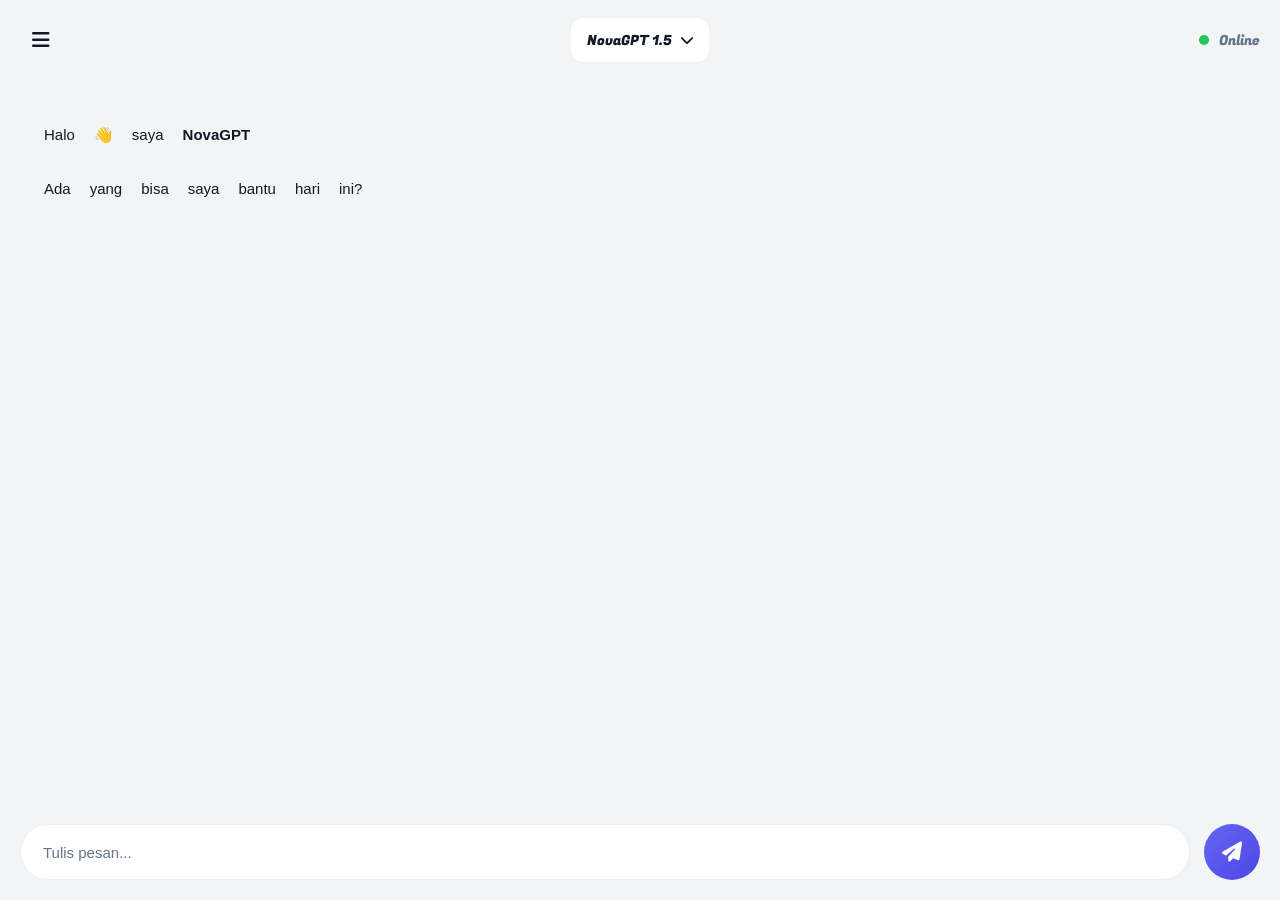
<file: index.html>
<!DOCTYPE html>
<html lang="id">
<head>

<meta charset="UTF-8">

<meta
name="viewport"
content="width=device-width, initial-scale=1.0"
/>

<title>NovaGPT</title>

<link
rel="stylesheet"
href="nova.css"
/>

<link
rel="stylesheet"
href="https://cdnjs.cloudflare.com/ajax/libs/font-awesome/6.5.1/css/all.min.css"
/>

<link
rel="preconnect"
href="https://fonts.googleapis.com"
/>

<link
rel="preconnect"
href="https://fonts.gstatic.com"
crossorigin
/>

<link
href="https://fonts.googleapis.com/css2?family=Fugaz+One&family=Inter:wght@400;500;600;700&display=swap"
rel="stylesheet"
/>

</head>

<body>

<div
class="sidebar hide"
id="sidebar"
>

    <div class="sidebar-header">

        <div class="logo-box">

            <div class="logo">

                <img
id="logo-image"
src="img/novagpt.png"
alt="NovaGPT"
>

            </div>

            <div class="logo-text">

                <h2>
                    NovaGPT
                </h2>

                <p>
                    AI Beta v1.0
                </p>

            </div>

        </div>

        <button
        class="icon-btn"
        onclick="toggleSidebar()"
        >

            <i class="fa-solid fa-xmark"></i>

        </button>

    </div>

    <div class="sidebar-menu">

        <button
        class="menu-item active"
        onclick="newChat()"
        >

            <i class="fa-brands fa-rocketchat"></i>

            <span>
                New chat
            </span>

        </button>

        <button
        class="menu-item premium-menu"
        onclick="openPremium()"
        >

            <i class="fa-solid fa-crown"></i>

            <span>
                Langganan
            </span>

        </button>

        <button
        class="menu-item"
        onclick="openSettings()"
        >

            <i class="fa-solid fa-gear"></i>

            <span>
                Settings
            </span>

        </button>

        <div
        class="history-list"
        id="history-list"
        ></div>

    </div>

</div>

<div class="main">

    <div class="topbar">

        <button
        class="icon-btn"
        onclick="toggleSidebar()"
        >

            <i class="fa-solid fa-bars"></i>

        </button>

        <div class="model-dropdown">

            <button
            class="model-btn"
            onclick="toggleModelMenu()"
            >

                <span id="selected-model">

                    NovaGPT 1.5

                </span>

                <i class="fa-solid fa-chevron-down"></i>

            </button>

            <div
            class="model-menu"
            id="model-menu"
            >

                <div
                class="model-item active-model"
                onclick="selectModel(this,'NovaGPT 1.5')"
                >

                    <h4>
                        NovaGPT 1.5
                    </h4>

                    <p>
                        Fast and lightweight AI model
                    </p>

                </div>

                <div
                class="model-item premium-model"
                onclick="selectModel(this,'NovaGPT 2.5')"
                >

                    <div class="premium-lock">

                        <i class="fa-solid fa-bolt"></i>

                        <span>
                            GO
                        </span>

                    </div>

                    <h4>
                        NovaGPT 2.5
                    </h4>

                    <p>
                        Advanced smart reasoning model
                    </p>

                </div>

                <div
                class="model-item premium-model"
                onclick="selectModel(this,'NovaGPT 3.5')"
                >

                    <div class="premium-lock pro-lock">

                        <i class="fa-solid fa-crown"></i>

                        <span>
                            PRO
                        </span>

                    </div>

                    <h4>
                        NovaGPT 3.5
                    </h4>

                    <p>
                        Premium reasoning AI model
                    </p>

                </div>

                <div
                class="model-item premium-model"
                onclick="selectModel(this,'NovaGPT Codex')"
                >

                    <div class="premium-lock ultra-lock">

                        <i class="fa-solid fa-gem"></i>

                        <span>
                            ULTRA
                        </span>

                    </div>

                    <h4>
                        NovaGPT Codex
                    </h4>

                    <p>
                        Ultra coding AI model
                    </p>

                </div>

            </div>

        </div>

        <div class="topbar-right">

            <div class="status"></div>

            <span>
                Online
            </span>

        </div>

    </div>

    <div
    class="chat-box"
    id="chat-box"
    >

        <div class="message ai">

            <div class="bubble bubble-ai">

                Halo 👋 saya
                <strong>NovaGPT</strong>

                <br><br>

                Ada yang bisa saya bantu hari ini?

            </div>

        </div>

    </div>

    <div class="input-area">

        <input
        type="text"
        id="user-input"
        placeholder="Tulis pesan..."
        autocomplete="off"
        onkeypress="handleKeyPress(event)"
        >

        <button
        class="send-btn"
        onclick="sendMessage()"
        >

            <i class="fa-solid fa-paper-plane"></i>

        </button>

    </div>

</div>

<script src="nova.js"></script>

</body>
</html>
</file>
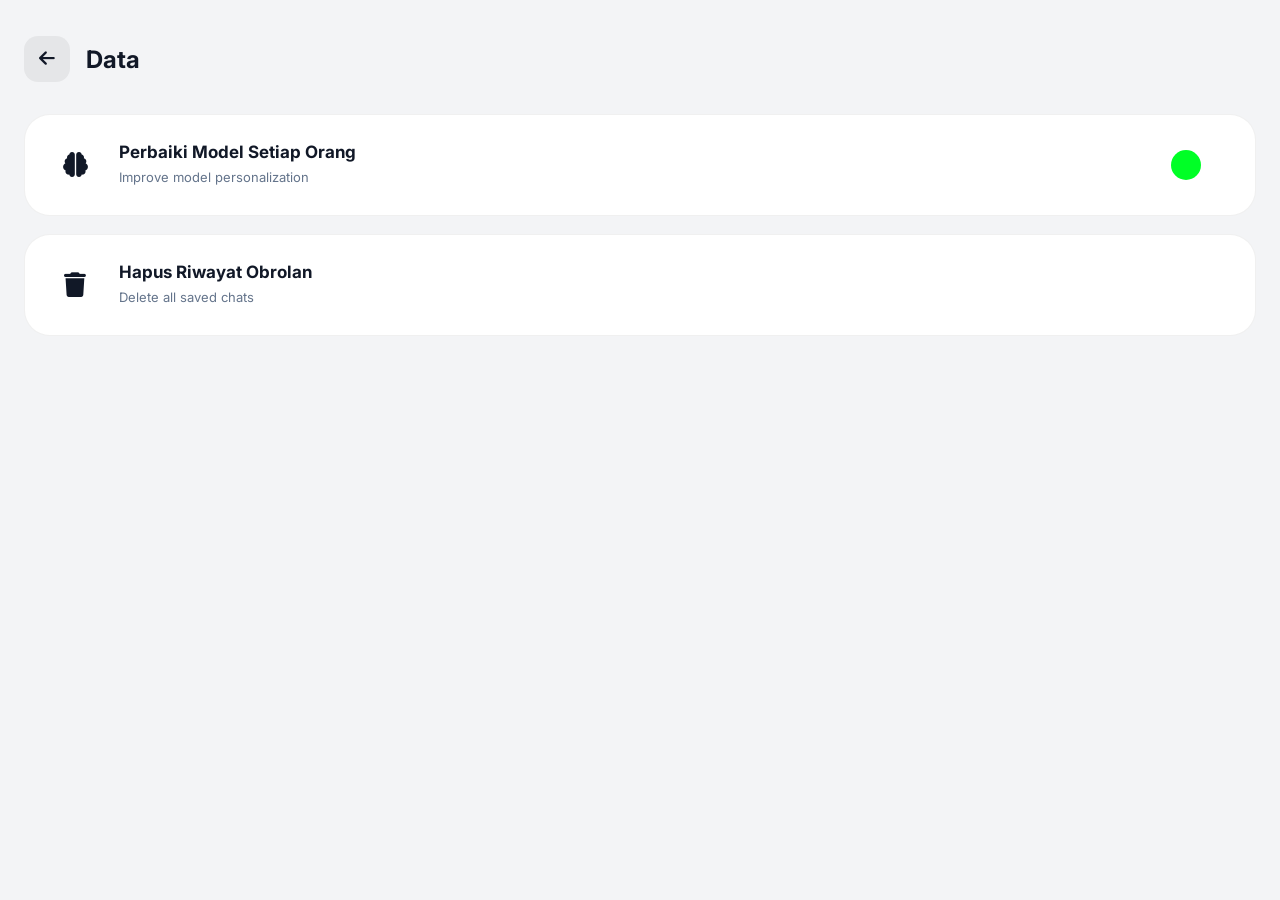
<file: data.html>
<!DOCTYPE html>
<html lang="id">
<head>

<meta charset="UTF-8">

<meta
name="viewport"
content="width=device-width, initial-scale=1.0"
/>

<title>NovaGPT Data</title>

<link
rel="stylesheet"
href="data.css"
/>

<link
rel="stylesheet"
href="https://cdnjs.cloudflare.com/ajax/libs/font-awesome/6.5.1/css/all.min.css"
/>

<link
href="https://fonts.googleapis.com/css2?family=Inter:wght@400;500;600;700&display=swap"
rel="stylesheet"
/>

</head>

<body>

<div class="data-page">

    <div class="topbar">

        <button
        class="back-btn"
        onclick="goBack()"
        >

            <i class="fa-solid fa-arrow-left"></i>

        </button>

        <h1>
            Data
        </h1>

    </div>

    <div class="data-wrapper">

        <div class="data-box">

            <div class="data-left">

                <div class="data-icon">

                    <i class="fa-solid fa-brain"></i>

                </div>

                <div class="data-info">

                    <h2>
                        Perbaiki Model Setiap Orang
                    </h2>

                    <p>
                        Improve model personalization
                    </p>

                </div>

            </div>

            <div
            class="switch"
            id="model-switch"
            onclick="toggleSwitch()"
            >

                <div
                class="switch-circle"
                id="switch-circle"
                ></div>

            </div>

        </div>

        <div
        class="data-box delete-box"
        onclick="openDeleteModal()"
        >

            <div class="data-left">

                <div class="data-icon delete-icon">

                    <i class="fa-solid fa-trash"></i>

                </div>

                <div class="data-info">

                    <h2>
                        Hapus Riwayat Obrolan
                    </h2>

                    <p>
                        Delete all saved chats
                    </p>

                </div>

            </div>

        </div>

    </div>

</div>

<div
class="modal"
id="delete-modal"
>

    <div class="modal-content">

        <h2>
            Kamu Yakin Ingin Menghapus Riwayat Obrolan
        </h2>

        <div class="modal-buttons">

            <button
            class="cancel-btn"
            onclick="closeDeleteModal()"
            >

                Tidak

            </button>

            <button
            class="delete-btn"
            onclick="deleteChats()"
            >

                Hapus

            </button>

        </div>

    </div>

</div>

<script src="data.js"></script>

</body>
</html>
</file>
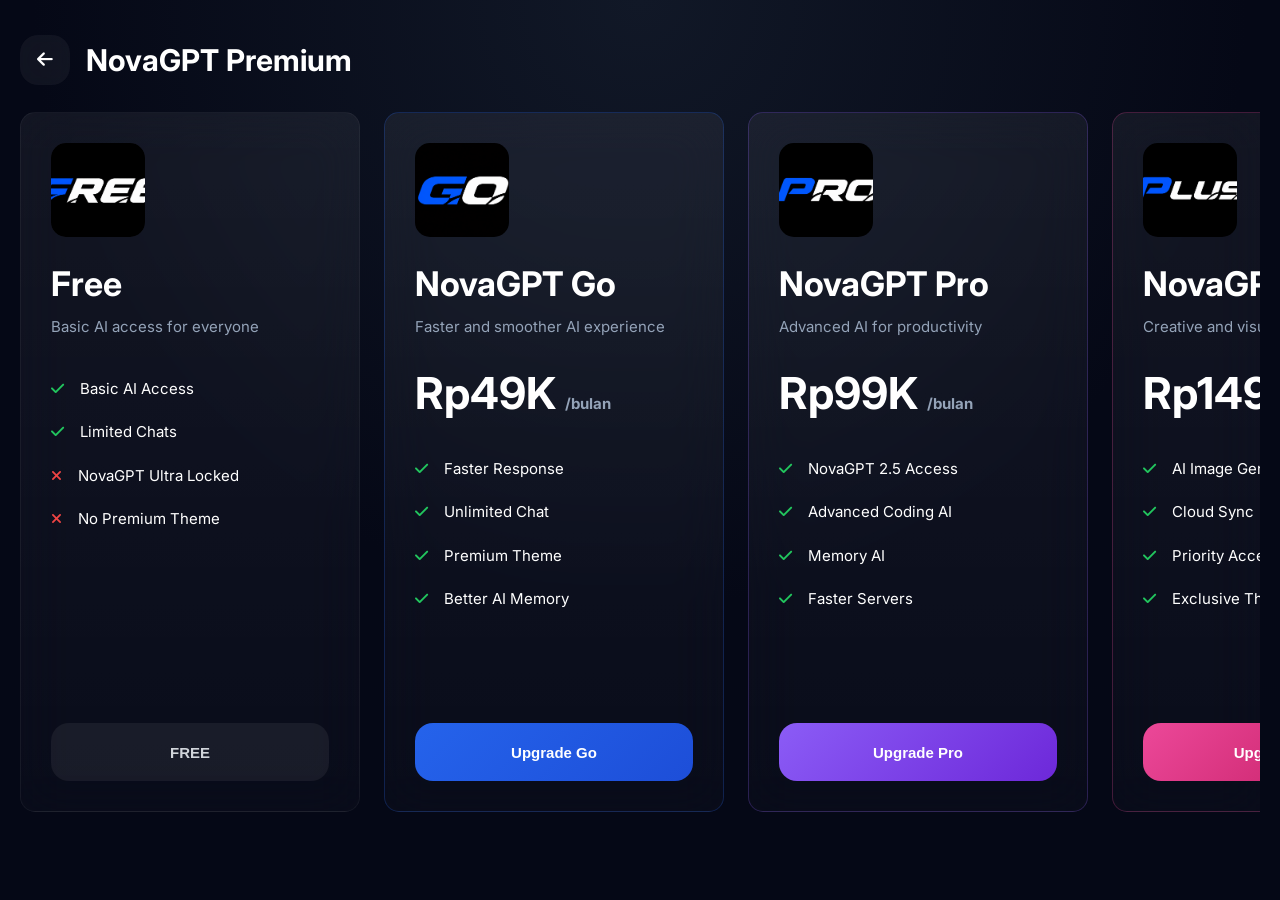
<file: pro.html>
<!DOCTYPE html>
<html lang="id">
<head>

<meta charset="UTF-8">

<meta
name="viewport"
content="width=device-width, initial-scale=1.0"
/>

<title>NovaGPT Premium</title>

<link
rel="stylesheet"
href="pro.css"
/>

<link
rel="stylesheet"
href="https://cdnjs.cloudflare.com/ajax/libs/font-awesome/6.5.1/css/all.min.css"
/>

<link
href="https://fonts.googleapis.com/css2?family=Inter:wght@400;500;600;700&display=swap"
rel="stylesheet"
/>

</head>

<body>

<div class="premium-page">

    <div class="premium-topbar">

        <button
        class="back-btn"
        onclick="goBack()"
        >

            <i class="fa-solid fa-arrow-left"></i>

        </button>

        <h1>
            NovaGPT Premium
        </h1>

    </div>

    <div class="plans-scroll">

        <div class="plans-container">

            <div class="plan-card free-plan">

                <div class="plan-icon free-icon">

                    <img
        src="img/free.png"
        alt="GO"
        >

                </div>

                <h2>
                    Free
                </h2>

                <p class="plan-desc">

                    Basic AI access for everyone

                </p>

                <div class="premium-features">

                    <div class="feature-item">

                        <i class="fa-solid fa-check"></i>

                        <span>
                            Basic AI Access
                        </span>

                    </div>

                    <div class="feature-item">

                        <i class="fa-solid fa-check"></i>

                        <span>
                            Limited Chats
                        </span>

                    </div>

                    <div class="feature-item">

                        <i class="fa-solid fa-xmark"></i>

                        <span>
                            NovaGPT Ultra Locked
                        </span>

                    </div>

                    <div class="feature-item">

                        <i class="fa-solid fa-xmark"></i>

                        <span>
                            No Premium Theme
                        </span>

                    </div>

                </div>

                <button
                class="plan-btn free-btn"
                >

                    FREE

                </button>

            </div>

           <div class="plan-card go-plan">

    <div class="plan-icon go-icon">

        <img
        src="img/go.png"
        alt="GO"
        >

    </div>

    <h2>
        NovaGPT Go
    </h2>

    <p class="plan-desc">

        Faster and smoother AI experience

    </p>

    <div class="price">

        Rp49K

        <span>
            /bulan
        </span>

    </div>

    <div class="premium-features">

        <div class="feature-item">

            <i class="fa-solid fa-check"></i>

            <span>
                Faster Response
            </span>

        </div>

        <div class="feature-item">

            <i class="fa-solid fa-check"></i>

            <span>
                Unlimited Chat
            </span>

        </div>

        <div class="feature-item">

            <i class="fa-solid fa-check"></i>

            <span>
                Premium Theme
            </span>

        </div>

        <div class="feature-item">

            <i class="fa-solid fa-check"></i>

            <span>
                Better AI Memory
            </span>

        </div>

    </div>

    <button
    class="plan-btn go-btn"
    onclick="buyPlan('GO')"
    >

        Upgrade Go

    </button>

</div>

<div class="plan-card pro-plan">

    <div class="plan-icon pro-icon">

        <img
        src="img/pro.png"
        alt="PRO"
        >

    </div>

    <h2>
        NovaGPT Pro
    </h2>

    <p class="plan-desc">

        Advanced AI for productivity

    </p>

    <div class="price">

        Rp99K

        <span>
            /bulan
        </span>

    </div>

    <div class="premium-features">

        <div class="feature-item">

            <i class="fa-solid fa-check"></i>

            <span>
                NovaGPT 2.5 Access
            </span>

        </div>

        <div class="feature-item">

            <i class="fa-solid fa-check"></i>

            <span>
                Advanced Coding AI
            </span>

        </div>

        <div class="feature-item">

            <i class="fa-solid fa-check"></i>

            <span>
                Memory AI
            </span>

        </div>

        <div class="feature-item">

            <i class="fa-solid fa-check"></i>

            <span>
                Faster Servers
            </span>

        </div>

    </div>

    <button
    class="plan-btn pro-btn"
    onclick="buyPlan('PRO')"
    >

        Upgrade Pro

    </button>

</div>

<div class="plan-card plus-plan">

    <div class="plan-icon plus-icon">

        <img
        src="img/plus.png"
        alt="PLUS"
        >

    </div>

    <h2>
        NovaGPT Plus
    </h2>

    <p class="plan-desc">

        Creative and visual AI tools

    </p>

    <div class="price">

        Rp149K

        <span>
            /bulan
        </span>

    </div>

    <div class="premium-features">

        <div class="feature-item">

            <i class="fa-solid fa-check"></i>

            <span>
                AI Image Generation
            </span>

        </div>

        <div class="feature-item">

            <i class="fa-solid fa-check"></i>

            <span>
                Cloud Sync
            </span>

        </div>

        <div class="feature-item">

            <i class="fa-solid fa-check"></i>

            <span>
                Priority Access
            </span>

        </div>

        <div class="feature-item">

            <i class="fa-solid fa-check"></i>

            <span>
                Exclusive Theme
            </span>

        </div>

    </div>

    <button
    class="plan-btn plus-btn"
    onclick="buyPlan('PLUS')"
    >

        Upgrade Plus

    </button>

</div>

<div class="plan-card ultra-plan">

    <div class="plan-icon ultra-icon">

        <img
        src="img/ultra.png"
        alt="ULTRA"
        >

    </div>

    <h2>
        NovaGPT Ultra
    </h2>

    <p class="plan-desc">

        Ultimate unlimited AI power

    </p>

    <div class="price">

        Rp249K

        <span>
            /bulan
        </span>

    </div>

    <div class="premium-features">

        <div class="feature-item">

            <i class="fa-solid fa-check"></i>

            <span>
                All Features Unlocked
            </span>

        </div>

        <div class="feature-item">

            <i class="fa-solid fa-check"></i>

            <span>
                Ultra Fast AI
            </span>

        </div>

        <div class="feature-item">

            <i class="fa-solid fa-check"></i>

            <span>
                Unlimited Everything
            </span>

        </div>

        <div class="feature-item">

            <i class="fa-solid fa-check"></i>

            <span>
                VIP Priority Access
            </span>

        </div>

    </div>

    <button
    class="plan-btn ultra-btn"
    onclick="buyPlan('ULTRA')"
    >

        Upgrade Ultra

    </button>

</div>

        </div>

    </div>

</div>

<script src="pro.js"></script>

</body>
</html>
</file>
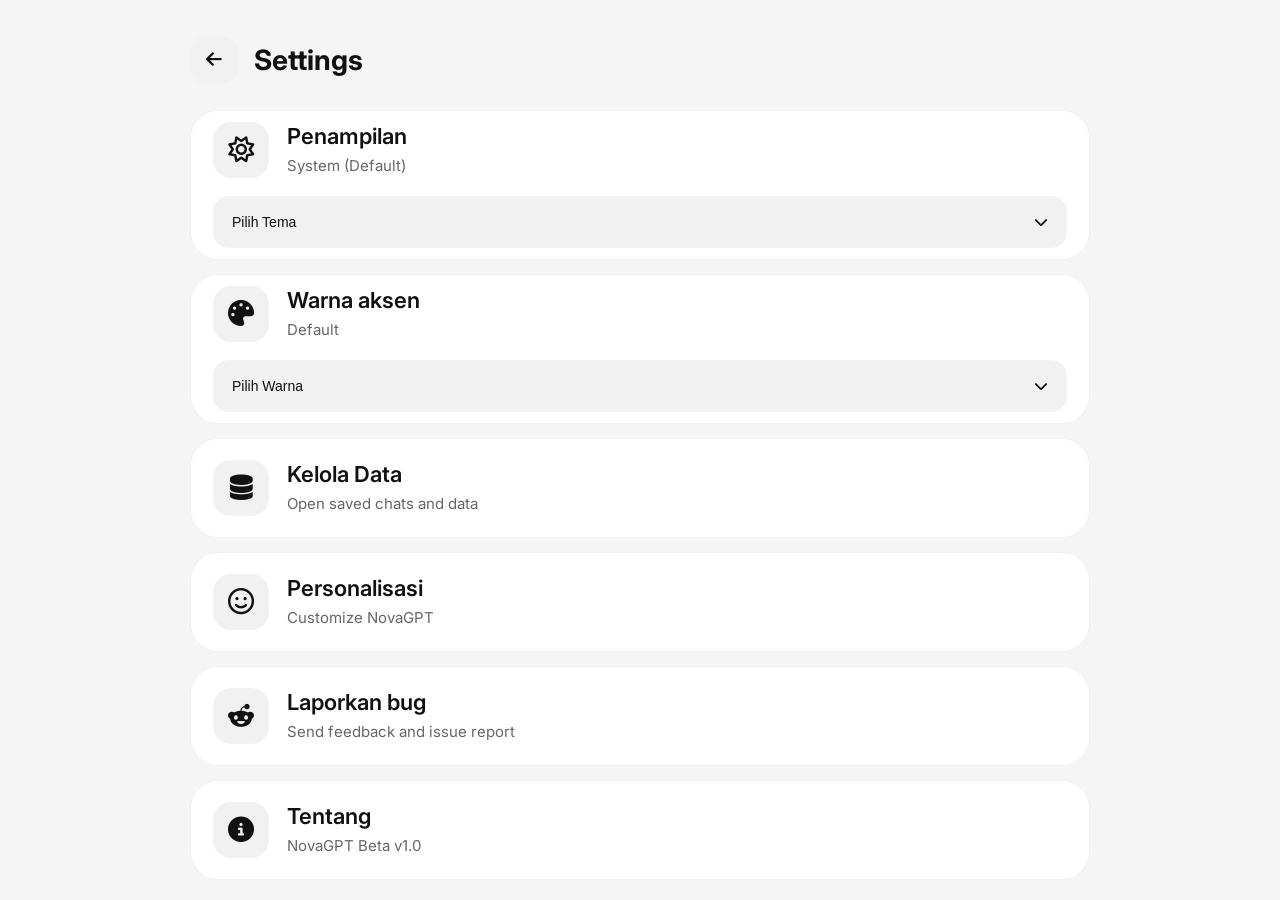
<file: settings.html>
<!DOCTYPE html>
<html lang="id">
<head>

<meta charset="UTF-8">

<meta
name="viewport"
content="width=device-width, initial-scale=1.0"
/>

<title>NovaGPT Settings</title>

<link
rel="stylesheet"
href="settings.css"
/>

<link
rel="stylesheet"
href="https://cdnjs.cloudflare.com/ajax/libs/font-awesome/6.5.1/css/all.min.css"
/>

<link
href="https://fonts.googleapis.com/css2?family=Inter:wght@400;500;600;700&display=swap"
rel="stylesheet"
/>

</head>

<body>

<div class="settings-page">

    <div class="settings-topbar">

        <button
        class="back-btn"
        onclick="goBack()"
        >

            <i class="fa-solid fa-arrow-left"></i>

        </button>

        <h1>
            Settings
        </h1>

    </div>

    <div class="settings-wrapper">

        <div
        class="settings-box"
        id="appearance-box"
        >

            <div class="accent-top">

                <div class="settings-left">

                    <div class="settings-icon">

                        <i class="fa-regular fa-sun"></i>

                    </div>

                    <div class="settings-info">

                        <h2>
                            Penampilan
                        </h2>

                        <p id="theme-text">
                            System (Default)
                        </p>

                    </div>

                </div>

            </div>

            <div class="accent-wrapper">

                <button
                class="accent-toggle"
                onclick="toggleThemeDropdown(event)"
                >

                    Pilih Tema

                    <i
                    class="fa-solid fa-chevron-down"
                    id="theme-arrow"
                    ></i>

                </button>

                <div
                class="accent-dropdown"
                id="theme-dropdown"
                >

                    <div
                    class="dropdown-theme"
                    onclick="setTheme('system')"
                    >

                        System (Default)

                    </div>

                    <div
                    class="dropdown-theme"
                    onclick="setTheme('light')"
                    >

                        Light

                    </div>

                    <div
                    class="dropdown-theme"
                    onclick="setTheme('dark')"
                    >

                        Dark

                    </div>

                </div>

            </div>

        </div>

        <div
        class="settings-box"
        id="accent-box"
        >

            <div class="accent-top">

                <div class="settings-left">

                    <div class="settings-icon">

                        <i class="fa-solid fa-palette"></i>

                    </div>

                    <div class="settings-info">

                        <h2>
                            Warna aksen
                        </h2>

                        <p>
                            Default
                        </p>

                    </div>

                </div>

            </div>

            <div class="accent-wrapper">

                <button
                class="accent-toggle"
                onclick="toggleAccentDropdown(event)"
                >

                    Pilih Warna

                    <i
                    class="fa-solid fa-chevron-down"
                    id="accent-arrow"
                    ></i>

                </button>

                <div
                class="accent-dropdown"
                id="accent-dropdown"
                >

                    <div
                    class="accent-color blue"
                    data-primary="#6366f1"
                    data-secondary="#4f46e5"
                    ></div>

                    <div
                    class="accent-color red"
                    data-primary="#ef4444"
                    data-secondary="#dc2626"
                    ></div>

                    <div
                    class="accent-color green"
                    data-primary="#22c55e"
                    data-secondary="#16a34a"
                    ></div>

                    <div
                    class="accent-color pink"
                    data-primary="#ec4899"
                    data-secondary="#db2777"
                    ></div>

                    <div
                    class="accent-color orange"
                    data-primary="#f97316"
                    data-secondary="#ea580c"
                    ></div>

                    <div
                    class="accent-color cyan"
                    data-primary="#06b6d4"
                    data-secondary="#0891b2"
                    ></div>

                </div>

            </div>

        </div>

        <div
        class="settings-box"
        id="data-box"
        onclick="openDataPage()"
        >

            <div class="settings-left">

                <div class="settings-icon">

                    <i class="fa-solid fa-database"></i>

                </div>

                <div class="settings-info">

                    <h2>
                        Kelola Data
                    </h2>

                    <p>
                        Open saved chats and data
                    </p>

                </div>

            </div>

        </div>

        <div
        class="settings-box"
        id="personalization-box"
        >

            <div class="settings-left">

                <div class="settings-icon">

                    <i class="fa-regular fa-face-smile"></i>

                </div>

                <div class="settings-info">

                    <h2>
                        Personalisasi
                    </h2>

                    <p>
                        Customize NovaGPT
                    </p>

                </div>

            </div>

        </div>

        <div
        class="settings-box"
        id="report-box"
        >

            <div class="settings-left">

                <div class="settings-icon">

                    <i class="fa-brands fa-reddit-alien"></i>

                </div>

                <div class="settings-info">

                    <h2>
                        Laporkan bug
                    </h2>

                    <p>
                        Send feedback and issue report
                    </p>

                </div>

            </div>

        </div>

        <div
        class="settings-box"
        id="about-box"
        >

            <div class="settings-left">

                <div class="settings-icon">

                    <i class="fa-solid fa-circle-info"></i>

                </div>

                <div class="settings-info">

                    <h2>
                        Tentang
                    </h2>

                    <p>
                        NovaGPT Beta v1.0
                    </p>

                </div>

            </div>

        </div>

    </div>

</div>

<script src="settings.js"></script>

</body>
</html>
</file>
<file: nova.css>
*{
    margin:0;
    padding:0;
    box-sizing:border-box;
}

html,
body{
    width:100%;
    height:100%;
    overflow:hidden;
    font-family:
    Inter,
    sans-serif;
}

:root{

    --bg:#050816;

    --text:#ffffff;
    --text2:#94a3b8;

    --primary:#6366f1;
    --primary2:#4f46e5;

    --border:rgba(255,255,255,.06);

}

body{
    user-select: none;
    display:flex;
    background:black;
    height:100vh;

}

body.light-mode{
    background:#f3f4f6;
}

body.light-mode .sidebar{
    background:#ffffff;
    border-right:
    1px solid rgba(0,0,0,.06);
}

body.light-mode .topbar{
    background:#f3f4f6;
}

body.light-mode .logo-text h2,
body.light-mode .model-btn,
body.light-mode .bubble-ai,
body.light-mode .icon-btn,
body.light-mode .topbar-right,
body.light-mode .menu-item,
body.light-mode .history-item{
    color:#111827;
}

body.light-mode .logo-text p,
body.light-mode .history-item,
body.light-mode .menu-item,
body.light-mode .topbar-right span{
    color:#64748b;
}

body.light-mode .menu-item:hover,
body.light-mode .history-item:hover{
    background:rgba(0,0,0,.05);
    color:#111827;
}

body.light-mode .menu-item.active,
body.light-mode .history-item.active{
    background:rgba(0,0,0,.07);
    color:#111827;
}

body.light-mode .model-btn{
    background:#ffffff;
    border:
    1px solid rgba(0,0,0,.06);
}

body.light-mode .model-menu{
    background:#ffffff;
    border:
    1px solid rgba(0,0,0,.06);
}

body.light-mode .model-item{
    color:#111827;
}

body.light-mode .model-item p{
    color:#64748b;
}

body.light-mode .active-model{
    background:#111827;
    color:white;
}

body.light-mode .active-model p{
    color:#e2e8f0;
}

body.light-mode .input-area input,
body.light-mode .input-area textarea{
    background:#ffffff;
    color:#111827;
    border:
    1px solid rgba(0,0,0,.06);
}

body.light-mode .input-area input::placeholder,
body.light-mode .input-area textarea::placeholder{
    color:#64748b;
}

body.light-mode .bubble-user{
    background:
    linear-gradient(
        135deg,
        rgba(0,0,0,.08),
        rgba(0,0,0,.04)
    );

    border:
    1px solid rgba(0,0,0,.06);

    color:#111827;
}

body.light-mode .send-btn{
    background:
    linear-gradient(
        135deg,
        var(--primary),
        var(--primary2)
    );
    color:white;
}

body.light-mode ::-webkit-scrollbar-thumb{
    background:
    rgba(0,0,0,.15);
}

.sidebar{
    width:280px;
    height:100vh;
    position:fixed;
    left:0;
    top:0;
    z-index:1000;
    background:
    rgba(10,15,30,.92);
    backdrop-filter:blur(30px);
    display:flex;
    flex-direction:column;
    overflow:hidden;
    transition:.35s ease;
}

.sidebar.hide{

    transform:
    translateX(-100%);

}

.sidebar-header{

    width:100%;
    height:80px;

    padding:0 20px;

    display:flex;
    align-items:center;
    justify-content:space-between;

    border-bottom:
    1px solid var(--border);

}

.logo-box{

    display:flex;
    align-items:center;

    gap:14px;

}

.logo{
    width:60px;
    height:60px;
    border-radius:20px;
    overflow:hidden;
    background:transparent;
}

.logo img{
    width:100%;
    height:100%;
    object-fit:cover;
    display:block;
    animation:logoAnimation 3s ease-in-out infinite;
}

.logo-text h2{

    color:white;

    font-size:18px;
    font-weight:700;

}

.logo-text p{

    color:var(--text2);

    font-size:13px;

}

.icon-btn{

    width:42px;
    height:42px;
    border:none;
    outline:none;
    border-radius:14px;
    background:transparent;
    color:white;
    font-size: 20px;
    display:flex;
    align-items:center;
    justify-content:center;
    cursor:pointer;
    transition:.3s;

}

.icon-btn:hover{

    background:
    rgba(255,255,255,.08);

}

.sidebar-menu{
    flex:1;
    padding:20px;
    display:flex;
    flex-direction:column;
    gap:12px;
    overflow-y:auto;
    overflow-x:hidden;
}

.menu-item{

    width:100%;
    height:56px;

    border:none;
    outline:none;

    border-radius:18px;

    background:transparent;

    color:var(--text2);

    display:flex;
    align-items:center;

    gap:14px;

    padding:0 18px;

    cursor:pointer;

    transition:.3s;

    font-size:15px;

}

.menu-item:hover{

    background:
    rgba(255,255,255,.05);

    color:white;

}

.menu-item.active{

    background:
    rgba(255,255,255,.06);

    color:white;

}

.main{

    flex:1;

    height:100vh;

    display:flex;
    flex-direction:column;

}

.topbar{

    width:100%;
    height:80px;

    padding:0 20px;

    display:flex;
    align-items:center;
    justify-content:space-between;

    background:transparent;

}

.model-dropdown{

    position:absolute;

    left:50%;

    transform:
    translateX(-50%);

}

.model-btn{
    font-family: 'Fugaz One', Monospace;
    height:46px;
    padding:0 16px;
    border:none;
    outline:none;
    border-radius:14px;
    background: rgb(0,0,0);
    color:white;
    display:flex;
    align-items:center;
    gap:8px;
    cursor:pointer;
    font-size:14px;

}

.model-menu{
    position:absolute;
    top:60px;
    left:50%;
    transform:
    translateX(-50%);
    width:260px;
    background:rgb(0,0,0);
    border-radius:18px;
    padding:10px;
    display:none;
    flex-direction:column;
    gap:8px;
    backdrop-filter:blur(20px);

}

.model-menu.show{

    display:flex;

}

.model-item{
    font-family: 'Fugaz One', Sans-Serif;
    width:100%;
    padding:14px;
    border-radius:14px;
    cursor:pointer;
    transition:.3s;
    color:red;

}

.model-item:hover{

    background:
    rgba(255,255,255,.05);

}

.premium-model{
    position:relative;
    overflow:hidden;

}

.premium-lock{

    position:absolute;
    top:14px;
    right:14px;
    background:
    linear-gradient(
        135deg,
        #8b5cf6,
        #6d28d9
    );
    color:white;
    font-size:11px;
    font-weight:700;
    padding:6px 10px;
    border-radius:100px;
    display:flex;
    align-items:center;
    gap:6px;

}

.ultra-lock{

    background:
    linear-gradient(
        135deg,
        #facc15,
        #f59e0b
    );
    color:black;

}

.active-model{

    background: white;

}

.model-item h4{

    font-size:15px;

    margin-bottom:4px;

}

.model-item p{

    font-size:12px;

    color:#cbd5e1;

}

.topbar-right{
    font-family: 'Fugaz One', Monospace;
    display:flex;
    align-items:center;
    gap:10px;
    color:var(--text2);
    font-size:14px;

}

.status{

    width:10px;
    height:10px;
    border-radius:50%;
    background:#22c55e;
    animation:pulse 1.5s infinite;

}

@keyframes logoAnimation{

    0%{
        transform:
        rotate(0deg)
        scale(1);
    }

    50%{
        transform:
        rotate(180deg)
        scale(1.15);
    }

    100%{
        transform:
        rotate(360deg)
        scale(1);
    }

}

@keyframes pulse{

    0%{
        opacity:.5;
    }

    50%{
        opacity:1;
    }

    100%{
        opacity:.5;
    }

}

.chat-box{

    flex:1;

    overflow-y:auto;

    padding:24px;

    display:flex;
    flex-direction:column;

    gap:18px;

}

.message{

    width:100%;

    display:flex;

    animation:fade .25s ease;

}

.message.user{

    justify-content:flex-end;

}

.message.ai{

    justify-content:flex-start;

}

@keyframes fade{

    from{
        opacity:0;
        transform:translateY(10px);
    }

    to{
        opacity:1;
        transform:translateY(0);
    }

}

.bubble{
    font-family:
    "Segoe UI Emoji",
    "Noto Color Emoji",
    sans-serif;
    padding:16px 18px;
    border-radius:20px;
    font-size:15px;
    line-height:1.8;
    word-break:break-word;

}


.bubble-ai{
    width:100%;
    max-width:100%;
    background:transparent;
    color:white;
    white-space:normal;
    overflow-wrap:break-word;
    word-break:break-word;
    padding:18px 20px;
    border-radius:14px;
    overflow:hidden;
}


.bubble-user{

    max-width:85%;

    margin-right:5px;

    background:
    linear-gradient(
        135deg,
        rgba(255,255,255,.08),
        rgba(255,255,255,.03)
    );

    border:
    1px solid rgba(255,255,255,.05);

    color:white;

    border-top-right-radius:8px;

    backdrop-filter:blur(20px);

}

.input-area{

    width:100%;

    padding:20px;

    display:flex;
    align-items:center;

    gap:14px;

    background:transparent;

}

.input-area input{

    flex:1;

    height:56px;

    border:none;
    outline:none;

    border-radius:100px;

    padding:0 22px;

    background:
    rgba(255,255,255,.05);

    border:
    1px solid rgba(255,255,255,.04);

    color:white;

    font-size:15px;

    transition:.3s;

}

.input-area input:focus{

    border-color:
    rgba(99,102,241,.6);

}

.input-area input::placeholder{
    color:var(--text2);

}

.send-btn{
    width:56px;
    height:56px;
    border:none;
    outline:none;
    border-radius:50%;
    background:
    linear-gradient(
        135deg,
        var(--primary),
        var(--primary2)
    ) !important;
    color:white;
    display:flex;
    align-items:center;
    justify-content:center;
    cursor:pointer;
    transition:.3s;
    font-size:20px;
}

.send-btn:hover{

    transform:scale(1.08);

}

.history-list{
    width:100%;
    margin-top:10px;
    display:flex;
    flex-direction:column;
    gap:8px;
    overflow-y:auto;
    padding-right:4px;
}

.history-item{
    width:100%;
    min-height:52px;
    padding:14px;
    border-radius:16px;
    background:transparent;
    color:var(--text2);
    font-size:14px;
    cursor:pointer;
    transition:.3s;
    display:flex;
    align-items:center;
    gap:12px;
    overflow:hidden;
    border:1px solid transparent;
}

.history-item span{
    overflow:hidden;
    white-space:nowrap;
    text-overflow:ellipsis;
}

.history-item:hover{
    background:rgba(255,255,255,.05);
    color:white;
    border-color:rgba(255,255,255,.04);
}

.history-item.active{
    background:rgba(255,255,255,.07);
    color:white;
}

.code-block{

    width:100%;

    margin-top:16px;

    border-radius:22px;

    overflow:hidden;

    background:#0b1020;

    border:
    1px solid rgba(255,255,255,.05);

}

.code-top{

    width:100%;

    min-height:56px;

    padding:12px 16px;

    display:flex;

    align-items:center;

    justify-content:space-between;

    gap:12px;

    flex-wrap:wrap;

    background:
    rgba(255,255,255,.03);

    border-bottom:
    1px solid rgba(255,255,255,.05);

}

.code-top span{
    color:#94a3b8;
    font-size:13px;
    text-transform:uppercase;
    font-weight:700;

}

.copy-btn{
    height:36px;
    padding:0 14px;
    border:none;
    outline:none;
    border-radius:12px;
    background:
    linear-gradient(
        135deg,
        var(--primary),
        var(--primary2)
    );

    color:white;
    display:flex;
    align-items:center;
    justify-content:center;
    gap:8px;
    cursor:pointer;
    font-size:13px;
    flex-shrink:0;

}

.code-block pre{
    width:100%;
    overflow-x:auto;
    overflow-y:hidden;
    padding:20px;

}

.code-block code{
    display:block;
    width:max-content;
    min-width:100%;
    color:#e2e8f0;
    font-size:14px;
    line-height:1.8;
    font-family:
    'Consolas,
    monospace;

    white-space:pre;

}

.sidebar-menu::-webkit-scrollbar{
    width:6px;
}

.sidebar-menu::-webkit-scrollbar-thumb{
    background:transparent;
    border-radius:20px;
}

.sidebar-menu::-webkit-scrollbar-track{
    background:transparent;
}

.code-block pre::-webkit-scrollbar{
    height:6px;
}

.code-block pre::-webkit-scrollbar-thumb{
    background:transparent;
    border-radius:20px;
}

::-webkit-scrollbar{
    width:6px;
}

::-webkit-scrollbar-thumb{

    background:transparent;
    border-radius:20px;

}

@media(max-width:768px){

    .chat-box{
        padding:18px;
    }

    .bubble-user{
        max-width:92%;
    }

    .bubble-ai{
        font-size:14px;
    }

    .topbar{
        height:74px;
    }

    .input-area{
        padding:16px;
    }

    .model-btn{

        height:42px;

        font-size:13px;

    }

    .model-menu{

        width:240px;

    }

}
</file>
<file: data.css>
*{
    margin:0;
    padding:0;
    box-sizing:border-box;
}

:root{

    --bg:#050816;
    --border:
    rgba(255,255,255,.06);
    --text:#ffffff;
    --text2:#94a3b8;
    --primary:#6366f1;
    --primary2:#4f46e5;

}

body.light-mode{
    background:#f3f4f6;
    color:#111827;

}

body.light-mode .data-box{
    background:#ffffff;
    border:
    1px solid rgba(0,0,0,.06);

}

body.light-mode .topbar h1{
    color:#111827;

}

body.light-mode .data-info h2{
    color:#111827;

}

body.light-mode .data-info p{
    color:#64748b;

}

body.light-mode .back-btn{
    background:
    rgba(0,0,0,.06);
    color:#111827;

}

body.light-mode .modal-content{
    background:#ffffff;

}

body.light-mode .cancel-btn{
    background:
    rgba(0,0,0,.06);
    color:#111827;

}

html,
body{
    width:100%;
    height:100%;
    overflow:hidden;
    font-family:
    Inter,
    sans-serif;
}

body{
    background:var(--bg);
    color:var(--text);

}

.data-page{

    width:100%;

    min-height:100dvh;

    padding:24px;

    display:flex;

    flex-direction:column;

}

.topbar{

    width:100%;

    min-height:70px;

    display:flex;

    align-items:center;

    gap:16px;

}

.back-btn{

    width:46px;

    height:46px;

    border:none;

    outline:none;

    border-radius:14px;

    background:
    rgba(255,255,255,.06);

    color:white;

    font-size:18px;

    cursor:pointer;

    transition:.3s;

    display:flex;

    align-items:center;

    justify-content:center;

}

.back-btn:hover{

    transform:scale(1.05);

}

.topbar h1{

    font-size:24px;

    font-weight:700;

}

.data-wrapper{
    flex:1;
    width:100%;
    margin-top:20px;
    display:flex;
    flex-direction:column;
    gap:18px;

}

.data-box{
    width:100%;
    min-height:100px;
    background:transparent;
    border:none;
    border-radius:26px;
    padding:22px;
    display:flex;
    align-items:center;
    justify-content:space-between;
    transition:.3s;

}

.data-box:active{

    transform:scale(.98);

}

.data-left{

    display:flex;

    align-items:center;

    gap:16px;

}

.data-icon{
    width:56px;
    height:56px;
    border-radius:20px;
    background: transparent;
    display:flex;
    align-items:center;
    justify-content:center;
    font-size:25px;
    flex-shrink:0;

}

.delete-icon{

    background:transparent;
    font-size: 25px;

}

.data-info h2{

    font-size:17px;

    font-weight:700;

    margin-bottom:6px;

}

.data-info p{

    font-size:13px;

    color:var(--text2);

    line-height:1.5;

}

.switch{

    width:66px;

    height:38px;

    border-radius:100px;

    background:
    rgba(255,255,255,.08);

    position:relative;

    cursor:pointer;

    transition:.3s;

    flex-shrink:0;

}

.switch.active{

    background:
    linear-gradient(
        135deg,
        var(--primary),
        var(--primary2)
    );

}

.switch-circle{
    width:30px;
    height:30px;
    border-radius:50%;
    background: #00ff26;
    position:absolute;
    top:4px;
    left:4px;
    transition:.3s;

}

.switch.active .switch-circle{

    left:32px;

}

.delete-box{
    cursor:pointer;
}

.modal{
    position:fixed;
    inset:0;
    background:
    rgba(0,0,0,.65);

    backdrop-filter:blur(8px);

    display:flex;

    align-items:center;

    justify-content:center;

    opacity:0;

    visibility:hidden;

    transition:.3s;

    padding:20px;

    z-index:9999;

}

.modal.show{

    opacity:1;

    visibility:visible;

}

.modal-content{

    width:100%;

    max-width:420px;

    background:#111827;

    border:
    1px solid rgba(255,255,255,.06);

    border-radius:28px;

    padding:28px;

    animation:popup .25s ease;

}

@keyframes popup{

    from{

        opacity:0;

        transform:
        scale(.9)
        translateY(20px);

    }

    to{

        opacity:1;

        transform:
        scale(1)
        translateY(0);

    }

}

.modal-content h2{

    font-size:19px;

    line-height:1.7;

    margin-bottom:26px;

    font-weight:700;

}

.modal-buttons{

    display:flex;

    gap:12px;

}

.modal-buttons button{
    flex:1;
    height:54px;
    border:none;
    outline:none;
    border-radius:18px;
    font-size:15px;
    font-weight:700;
    cursor:pointer;
    transition:.3s;

}

.modal-buttons button:active{

    transform:scale(.96);

}

.cancel-btn{
    background:rgba(255,255,255,.08);
    color:white;
}

.delete-btn{

    background:red;
    color:white;

}

@media(max-width:768px){

    .data-page{

        padding:20px;

    }

    .data-box{

        padding:20px;

    }

    .data-info h2{

        font-size:16px;

    }

    .modal-content{

        padding:24px;

    }

}
</file>
<file: pro.css>
*{
    margin:0;
    padding:0;
    box-sizing:border-box;
}

html,
body{

    width:100%;
    height:100%;

    font-family:
    'Inter',
    sans-serif;

    overflow:hidden;

}

:root{

    --primary:#6366f1;
    --primary2:#4f46e5;

}

body{

    background:
    radial-gradient(
        circle at top,
        #111827,
        #050816 55%
    );

    color:white;

    display:flex;

    justify-content:center;

    padding:20px;

}

.premium-page{

    width:100%;

    max-width:1400px;

    height:100%;

    display:flex;

    flex-direction:column;

}

.premium-topbar{

    width:100%;

    height:80px;

    display:flex;

    align-items:center;

    gap:16px;

    flex-shrink:0;

}

.back-btn{

    width:50px;

    height:50px;

    border:none;

    outline:none;

    border-radius:18px;

    background:
    rgba(255,255,255,.05);

    backdrop-filter:blur(20px);

    color:white;

    font-size:18px;

    display:flex;

    align-items:center;

    justify-content:center;

    cursor:pointer;

    transition:.3s;

}

.back-btn:hover{

    background:
    rgba(255,255,255,.1);

    transform:translateX(-3px);

}

.premium-topbar h1{

    font-size:30px;

    font-weight:700;

}

.plans-scroll{

    width:100%;

    flex:1;

    overflow-x:auto;

    overflow-y:hidden;

    scroll-snap-type:x mandatory;

    scroll-behavior:smooth;

    padding-bottom:10px;

}

.plans-scroll::-webkit-scrollbar{

    height:0;

}

.plans-container{

    display:flex;
    gap:24px;
    width:max-content;
    padding-top:12px;

}

.plan-card{

    width:340px;
    min-height:700px;
    border-radius:15px;
    padding:30px;
    flex-shrink:0;
    scroll-snap-align:start;
    position:relative;
    overflow:hidden;
    display:flex;
    flex-direction:column;
    backdrop-filter:blur(25px);
    border:
    1px solid rgba(255,255,255,.08);

    background:
    linear-gradient(
        180deg,
        rgba(255,255,255,.06),
        rgba(255,255,255,.02)
    );

    transition:.35s;

}

.plan-card:hover{

    transform:
    translateY(-6px);

    border:
    1px solid rgba(255,255,255,.14);

}

.plan-badge{

    position:absolute;

    top:22px;

    right:22px;

    padding:8px 16px;

    border-radius:100px;

    font-size:11px;

    font-weight:700;

    letter-spacing:1px;

}

.free-badge{

    background:#1f2937;

    color:#d1d5db;

}

.go-badge{

    background:#2563eb;

    color:white;

}

.pro-badge{

    background:#7c3aed;

    color:white;

}

.plus-badge{

    background:#ec4899;

    color:white;

}

.ultra-badge{

    background:
    linear-gradient(
        135deg,
        #facc15,
        #f59e0b
    );

    color:black;

}

.plan-icon{

    width:94px;

    height:94px;

    border-radius:15px;

    display:flex;

    align-items:center;

    justify-content:center;

    font-size:38px;

    margin-bottom:26px;

}
.plan-icon img{

    width:100%;

    height:100%;

    object-fit:cover;

    border-radius:15px;

    display:block;

}

.free-icon{

    background:
    rgba(255,255,255,.06);

}

.go-icon{

    background: transparent;

}

.pro-icon{

   background: transparent;

}

.plus-icon{

    background: transparent;

}

.ultra-icon{

    background: transparent;
    color:black;

}

.plan-card h2{

    font-size:34px;

    margin-bottom:10px;

}

.plan-desc{

    color:#94a3b8;

    font-size:15px;

    line-height:1.7;

}

.price{

    margin-top:26px;

    font-size:44px;

    font-weight:700;

}

.price span{

    font-size:15px;

    color:#94a3b8;

}

.premium-features{

    width:100%;

    margin-top:36px;

    display:flex;

    flex-direction:column;

    gap:18px;

}

.feature-item{

    width:100%;

    display:flex;

    align-items:center;

    gap:16px;

    font-size:15px;

    line-height:1.7;

}

.feature-item i{

    font-size:15px;

}

.feature-item .fa-check{

    color:#22c55e;

}

.feature-item .fa-xmark{

    color:#ef4444;

}

.plan-btn{

    width:100%;

    height:58px;

    margin-top:auto;

    border:none;

    outline:none;

    border-radius:18px;

    font-size:15px;

    font-weight:700;

    cursor:pointer;

    transition:.3s;

}

.plan-btn:hover{

    transform:scale(1.02);

}

.free-btn{

    background:
    rgba(255,255,255,.06);

    color:#d1d5db;

}

.go-btn{

    background:
    linear-gradient(
        135deg,
        #2563eb,
        #1d4ed8
    );

    color:white;

}

.pro-btn{

    background:
    linear-gradient(
        135deg,
        #8b5cf6,
        #6d28d9
    );

    color:white;

}

.plus-btn{

    background:
    linear-gradient(
        135deg,
        #ec4899,
        #be185d
    );

    color:white;

}

.ultra-btn{

    background: gold;
    color:black;

}

.free-plan{

    border:
    1px solid rgba(255,255,255,.05);



}

.go-plan{

    border:
    1px solid rgba(37,99,235,.25);

}

.pro-plan{

    border:
    1px solid rgba(139,92,246,.25);

}

.plus-plan{

    border:
    1px solid rgba(236,72,153,.25);

}

.ultra-plan{

    border:
    1px solid rgba(250,204,21,.3);

    background:
    linear-gradient(
        180deg,
        rgba(250,204,21,.08),
        rgba(255,255,255,.02)
    );

}

@media(max-width:768px){

    body{

        padding:16px;

    }

    .premium-topbar{

        height:74px;

    }

    .premium-topbar h1{

        font-size:24px;

    }

    .plan-card{

        width:300px;

        min-height:650px;

        padding:24px;

    }

    .plan-card h2{

        font-size:28px;

    }

    .plan-icon{

        width:230px;

        height:84px;

        font-size:32px;

    }

    .price{

        font-size:38px;

    }

}

@media(max-width:500px){

    body{

        padding:14px;

    }

    .plan-card{

        width:280px;

        min-height:620px;

        border-radius:28px;

    }

    .plan-card h2{

        font-size:24px;

    }

    .plan-desc{

        font-size:14px;

    }

    .price{

        font-size:34px;

    }

    .feature-item{

        font-size:14px;

    }

}
</file>
<file: settings.css>
*{
    margin:0;
    padding:0;
    box-sizing:border-box;
}

html,
body{

    width:100%;

    height:100%;

    font-family:
    'Inter',
    sans-serif;

    background:#000;

    overflow:hidden;

}

:root{

    --primary:#6366f1;

    --primary2:#4f46e5;

}

body{

    display:flex;

    justify-content:center;

    align-items:flex-start;

    padding:20px;

    transition:.3s;

}

body[data-theme="light"]{

    background:#f5f5f5;

}

body[data-theme="light"] .settings-box{

    background:#ffffff;

    border:
    1px solid rgba(0,0,0,.06);

}

body[data-theme="light"] .settings-box:hover{

    background:#f8f8f8;

}

body[data-theme="light"] .settings-topbar h1,
body[data-theme="light"] .settings-info h2,
body[data-theme="light"] .settings-icon,
body[data-theme="light"] .back-btn,
body[data-theme="light"] .accent-toggle,
body[data-theme="light"] .dropdown-theme{

    color:#111;

}

body[data-theme="light"] .settings-info p{

    color:#666;

}

body[data-theme="light"] .settings-icon,
body[data-theme="light"] .back-btn,
body[data-theme="light"] .accent-toggle,
body[data-theme="light"] .dropdown-theme{

    background:#f1f1f1;

}

.settings-page{

    width:100%;

    max-width:900px;

    height:100%;

    display:flex;

    flex-direction:column;

}

.settings-topbar{

    width:100%;

    height:80px;

    display:flex;

    align-items:center;

    gap:16px;

    flex-shrink:0;

}

.back-btn{

    width:48px;

    height:48px;

    border:none;

    outline:none;

    border-radius:16px;

    background:
    rgba(255,255,255,.05);

    color:white;

    font-size:18px;

    display:flex;

    align-items:center;

    justify-content:center;

    cursor:pointer;

    transition:.3s;

}

.back-btn:hover{

    background:
    rgba(255,255,255,.08);

    transform:
    translateX(-3px);

}

.settings-topbar h1{

    color:white;

    font-size:28px;

    font-weight:700;

}

.settings-wrapper{

    flex:1;

    overflow-y:auto;

    display:flex;

    flex-direction:column;

    gap:14px;

    padding-top:10px;

}

.settings-box{
    width:100%;
    min-height:100px;
    background:#111111;
    border:1px solid rgba(255,255,255,.05);
    border-radius:28px;
    padding:22px;
    display:flex;
    flex-direction:column;
    align-items:flex-start;
    justify-content:center;
    transition:.3s;
    position:relative;
    overflow:hidden;
}

#appearance-box{
    overflow:visible;
    transition:.3s;
}



.settings-box:hover{
    background:#161616;
    transform:
    translateY(-2px);

}

.settings-left{

    display:flex;

    align-items:center;

    gap:18px;

}

.settings-icon{

    width:56px;

    height:56px;

    border-radius:18px;

    background:
    rgba(255,255,255,.04);

    display:flex;

    align-items:center;

    justify-content:center;

    color:white;

    font-size:26px;

    flex-shrink:0;

}

.settings-info{

    display:flex;

    flex-direction:column;

    gap:6px;

}

.settings-info h2{

    color:white;

    font-size:22px;

    font-weight:600;

}

.settings-info p{

    color:#8f8f8f;

    font-size:15px;

    line-height:1.5;

}

.accent-top{

    width:100%;

    display:flex;

    align-items:center;

    justify-content:space-between;

}

.accent-wrapper{

    width:100%;

    margin-top:18px;

    position:relative;

}

.accent-toggle{

    width:100%;

    height:52px;

    border:none;

    outline:none;

    border-radius:16px;

    background:
    rgba(255,255,255,.04);

    border:
    1px solid rgba(255,255,255,.05);

    color:white;

    display:flex;

    align-items:center;

    justify-content:space-between;

    padding:0 18px;

    cursor:pointer;

    font-size:14px;

    transition:.3s;

}

.accent-toggle:hover{

    background:
    rgba(255,255,255,.07);

}

#theme-arrow,
#accent-arrow{

    transition:.3s;

}

#theme-arrow.rotate,
#accent-arrow.rotate{

    transform:rotate(180deg);

}

.accent-dropdown{

    width:100%;
    max-height:0;
    overflow:hidden;
    opacity:0;
    display:flex;
    align-items:center;
    gap:14px;
    flex-wrap:wrap;
    transition:
    max-height .35s ease,
    opacity .25s ease,
    margin-top .3s ease,
    padding .3s ease;

}

.accent-dropdown.show{

    max-height:320px;

    opacity:1;

    margin-top:18px;

    padding-bottom:8px;

}

#theme-dropdown{

    flex-direction:column;

    align-items:flex-start;

    gap:10px;

}

#theme-dropdown.show{

    max-height:260px;

    padding-bottom:16px;

}

.dropdown-theme{

    width:100%;

    min-height:50px;

    border-radius:16px;

    background:
    rgba(255,255,255,.04);

    border:
    1px solid rgba(255,255,255,.05);

    color:white;

    display:flex;

    align-items:center;

    padding:0 16px;

    cursor:pointer;

    transition:.3s;

    font-size:14px;

}

.dropdown-theme:hover{

    background:
    rgba(255,255,255,.08);

}

.accent-color{

    width:44px;

    height:44px;

    border-radius:50%;

    cursor:pointer;

    transition:.3s;

    border:3px solid transparent;

}

.accent-color:hover{

    transform:scale(1.12);

}

.accent-color.active{

    border-color:white;

    box-shadow:
    0 0 15px rgba(255,255,255,.2);

}

.accent-color.blue{

    background:
    linear-gradient(
        135deg,
        #6366f1,
        #4f46e5
    );

}

.accent-color.red{

    background:
    linear-gradient(
        135deg,
        #ef4444,
        #dc2626
    );

}

.accent-color.green{

    background:
    linear-gradient(
        135deg,
        #22c55e,
        #16a34a
    );

}

.accent-color.orange{

    background:
    linear-gradient(
        135deg,
        #f97316,
        #ea580c
    );

}

.accent-color.pink{

    background:
    linear-gradient(
        135deg,
        #ec4899,
        #db2777
    );

}

.accent-color.cyan{

    background:
    linear-gradient(
        135deg,
        #06b6d4,
        #0891b2
    );

}

::-webkit-scrollbar{

    width:5px;

}

::-webkit-scrollbar-thumb{

    background:
    rgba(255,255,255,.08);

    border-radius:20px;

}

@media(max-width:768px){

    body{

        padding:16px;

    }

    .settings-topbar{

        height:70px;

    }

    .settings-topbar h1{

        font-size:24px;

    }

    .settings-box{

        min-height:92px;

        padding:18px;

        border-radius:24px;

    }

    .settings-icon{

        width:50px;

        height:50px;

        font-size:22px;

    }

    .settings-info h2{

        font-size:19px;

    }

    .settings-info p{

        font-size:14px;

    }

    .accent-color{

        width:40px;

        height:40px;

    }

}

@media(max-width:500px){

    body{

        padding:14px;

    }

    .settings-box{

        min-height:88px;

        border-radius:22px;

    }

    .settings-left{

        gap:14px;

    }

    .settings-icon{

        width:46px;

        height:46px;

        font-size:20px;

        border-radius:14px;

    }

    .settings-info h2{

        font-size:17px;

    }

    .settings-info p{

        font-size:13px;

    }

    .accent-dropdown{

        gap:12px;

    }

    .accent-color{

        width:36px;

        height:36px;

    }

    .accent-toggle{

        height:48px;

        font-size:13px;

    }

    .dropdown-theme{

        min-height:46px;

        font-size:13px;

    }

}
</file>
